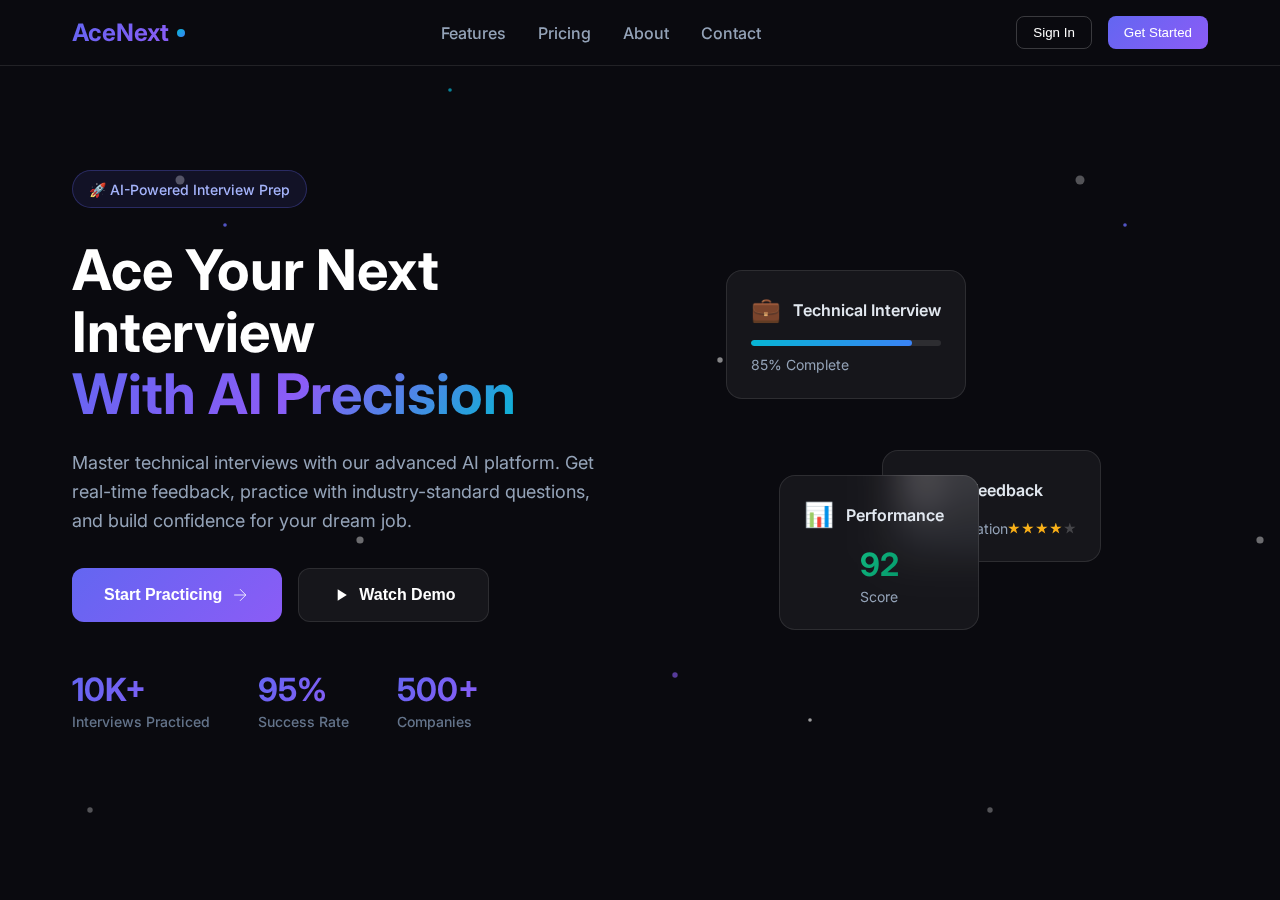
<file: frontend/index.html>
<!DOCTYPE html>
<html lang="en">
<head>
    <meta charset="UTF-8">
    <meta name="viewport" content="width=device-width, initial-scale=1.0">
    <title>AceNext - AI Mock Interview Platform</title>
    <link rel="stylesheet" href="index.css">
    <link rel="preconnect" href="https://fonts.googleapis.com">
    <link rel="preconnect" href="https://fonts.gstatic.com" crossorigin>
    <link href="https://fonts.googleapis.com/css2?family=Inter:wght@300;400;500;600;700&display=swap" rel="stylesheet">
</head>
<body>
    <div class="stars"></div>
    <div class="twinkling"></div>
    
    <nav class="navbar">
        <div class="nav-container">
            <div class="nav-logo">
                <span class="logo-text">AceNext</span>
                <div class="logo-accent"></div>
            </div>
            <div class="nav-links">
                <a href="#features" class="nav-link">Features</a>
                <a href="#pricing" class="nav-link">Pricing</a>
                <a href="#about" class="nav-link">About</a>
                <a href="#contact" class="nav-link">Contact</a>
            </div>
            <div class="nav-actions">
                <button class="btn-secondary">Sign In</button>
                <button class="btn-primary">Get Started</button>
            </div>
        </div>
    </nav>

    <main class="hero-section">
        <div class="hero-content">
            <div class="hero-badge">
                <span class="badge-text">🚀 AI-Powered Interview Prep</span>
            </div>
            <h1 class="hero-title">
                Ace Your Next Interview<br>
                <span class="gradient-text">With AI Precision</span>
            </h1>
            <p class="hero-description">
                Master technical interviews with our advanced AI platform. Get real-time feedback, 
                practice with industry-standard questions, and build confidence for your dream job.
            </p>
            <div class="hero-actions">
                <button class="btn-hero-primary" id="startPractice">
                    Start Practicing
                    <svg class="btn-icon" viewBox="0 0 24 24" fill="none" stroke="currentColor">
                        <path d="M5 12h14M12 5l7 7-7 7"/>
                    </svg>
                </button>
                <button class="btn-hero-secondary">
                    <svg class="play-icon" viewBox="0 0 24 24" fill="currentColor">
                        <path d="M8 5v14l11-7z"/>
                    </svg>
                    Watch Demo
                </button>
            </div>
            <div class="hero-stats">
                <div class="stat-item">
                    <span class="stat-number">10K+</span>
                    <span class="stat-label">Interviews Practiced</span>
                </div>
                <div class="stat-item">
                    <span class="stat-number">95%</span>
                    <span class="stat-label">Success Rate</span>
                </div>
                <div class="stat-item">
                    <span class="stat-number">500+</span>
                    <span class="stat-label">Companies</span>
                </div>
            </div>
        </div>
        <div class="hero-visual">
            <div class="floating-card card-1">
                <div class="card-header">
                    <div class="card-icon">💼</div>
                    <span>Technical Interview</span>
                </div>
                <div class="card-content">
                    <div class="progress-bar">
                        <div class="progress-fill"></div>
                    </div>
                    <span class="progress-text">85% Complete</span>
                </div>
            </div>
            <div class="floating-card card-2">
                <div class="card-header">
                    <div class="card-icon">🤖</div>
                    <span>AI Feedback</span>
                </div>
                <div class="card-content">
                    <div class="feedback-item">
                        <span class="feedback-label">Communication</span>
                        <div class="rating">
                            <div class="star active"></div>
                            <div class="star active"></div>
                            <div class="star active"></div>
                            <div class="star active"></div>
                            <div class="star"></div>
                        </div>
                    </div>
                </div>
            </div>
            <div class="floating-card card-3">
                <div class="card-header">
                    <div class="card-icon">📊</div>
                    <span>Performance</span>
                </div>
                <div class="card-content">
                    <div class="metric">
                        <span class="metric-value">92</span>
                        <span class="metric-label">Score</span>
                    </div>
                </div>
            </div>
        </div>
    </main>

    <script type="module" src="index.js"></script>
</body>
</html>
</file>
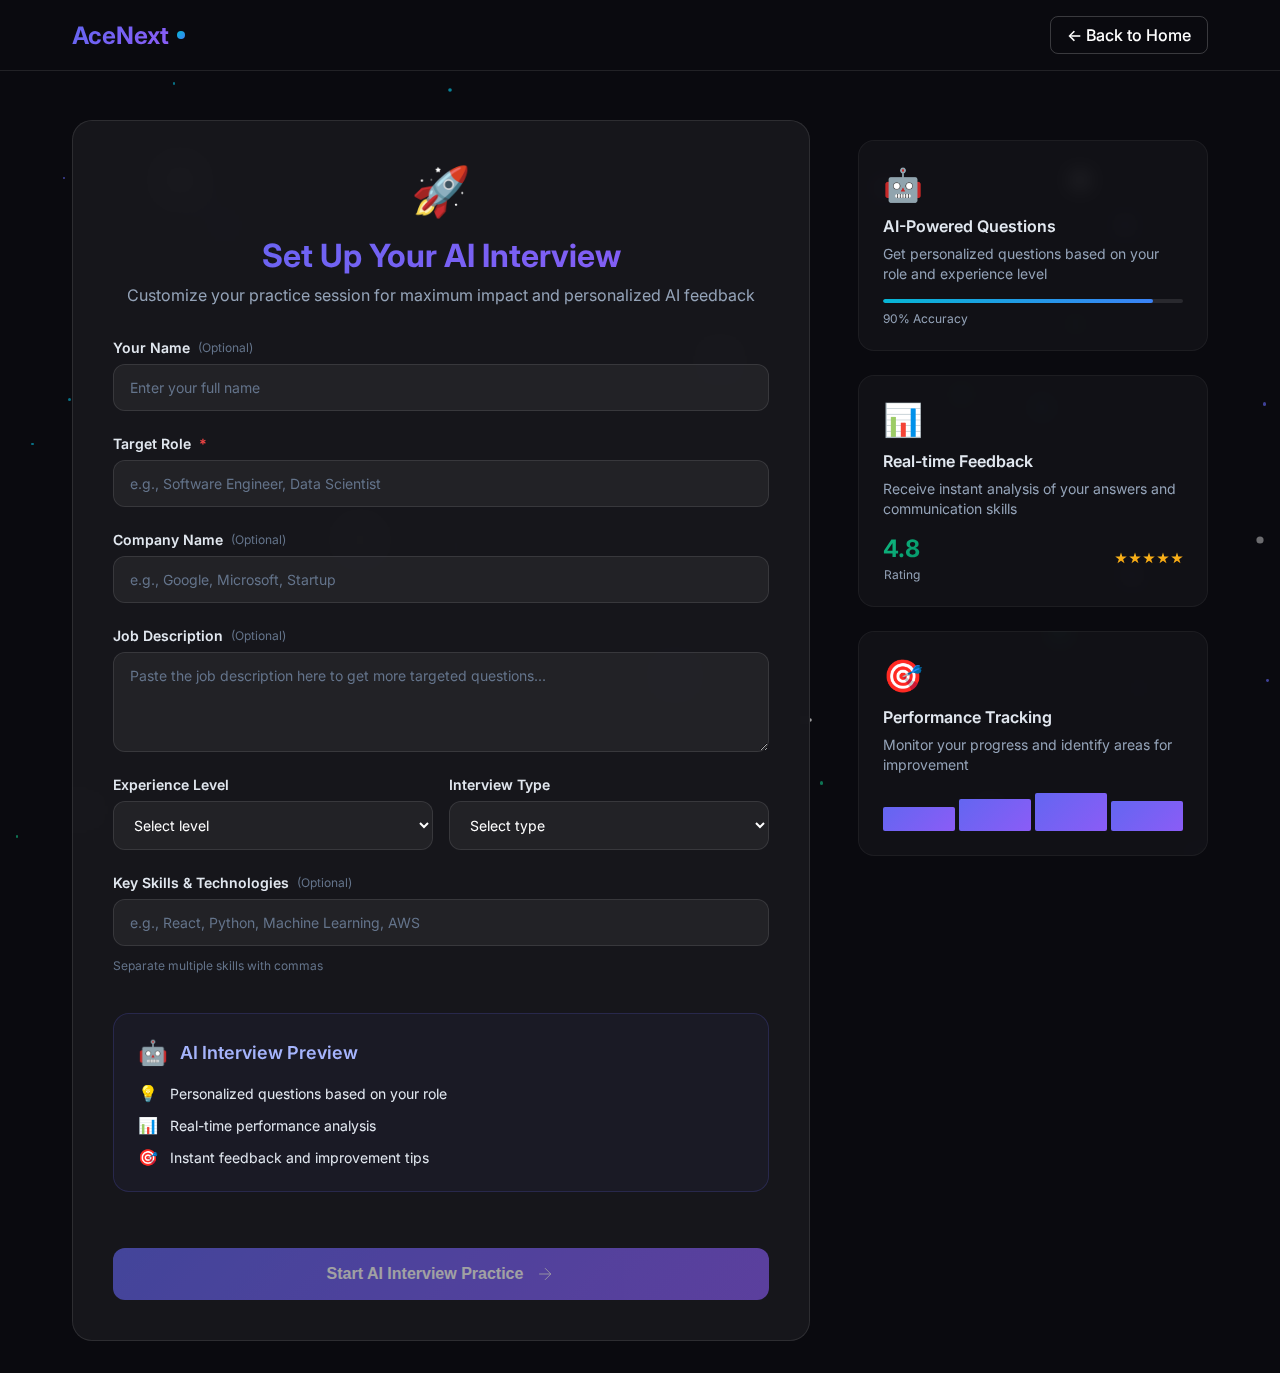
<file: frontend/practice.html>
<!DOCTYPE html>
<html lang="en">
<head>
    <meta charset="UTF-8">
    <meta name="viewport" content="width=device-width, initial-scale=1.0">
    <title>Practice Setup - AceNext</title>
    <link rel="stylesheet" href="practice.css">
    <link rel="preconnect" href="https://fonts.googleapis.com">
    <link rel="preconnect" href="https://fonts.gstatic.com" crossorigin>
    <link href="https://fonts.googleapis.com/css2?family=Inter:wght@300;400;500;600;700&display=swap" rel="stylesheet">
</head>
<body>
    <div class="stars"></div>
    <div class="twinkling"></div>
    
    <nav class="navbar">
        <div class="nav-container">
            <div class="nav-logo">
                <span class="logo-text">AceNext</span>
                <div class="logo-accent"></div>
            </div>
            <div class="nav-actions">
                <a href="index.html" class="btn-secondary">← Back to Home</a>
            </div>
        </div>
    </nav>

    <main class="practice-container">
        <div class="practice-card">
            <div class="card-header">
                <div class="header-icon">🚀</div>
                <h1 class="card-title">Set Up Your AI Interview</h1>
                <p class="card-subtitle">Customize your practice session for maximum impact and personalized AI feedback</p>
            </div>

            <form id="practiceForm" class="practice-form">
                <div class="form-group">
                    <label for="name" class="form-label">
                        <span class="label-text">Your Name</span>
                        <span class="label-optional">(Optional)</span>
                    </label>
                    <input type="text" id="name" class="form-input" placeholder="Enter your full name">
                    <div class="input-glow"></div>
                </div>

                <div class="form-group">
                    <label for="role" class="form-label">
                        <span class="label-text">Target Role</span>
                        <span class="label-required">*</span>
                    </label>
                    <input type="text" id="role" class="form-input" placeholder="e.g., Software Engineer, Data Scientist" required>
                    <div class="input-glow"></div>
                </div>

                <div class="form-group">
                    <label for="company" class="form-label">
                        <span class="label-text">Company Name</span>
                        <span class="label-optional">(Optional)</span>
                    </label>
                    <input type="text" id="company" class="form-input" placeholder="e.g., Google, Microsoft, Startup">
                    <div class="input-glow"></div>
                </div>

                <div class="form-group">
                    <label for="jobDescription" class="form-label">
                        <span class="label-text">Job Description</span>
                        <span class="label-optional">(Optional)</span>
                    </label>
                    <textarea id="jobDescription" class="form-textarea" placeholder="Paste the job description here to get more targeted questions..." rows="4"></textarea>
                    <div class="input-glow"></div>
                </div>

                <div class="form-row">
                    <div class="form-group">
                        <label for="experienceLevel" class="form-label">
                            <span class="label-text">Experience Level</span>
                        </label>
                        <select id="experienceLevel" class="form-select">
                            <option value="">Select level</option>
                            <option value="Fresher">Fresher (0-1 years)</option>
                            <option value="1-3 years">Junior (1-3 years)</option>
                            <option value="3-5 years">Mid-level (3-5 years)</option>
                            <option value="5+ years">Senior (5+ years)</option>
                        </select>
                        <div class="input-glow"></div>
                    </div>

                    <div class="form-group">
                        <label for="interviewType" class="form-label">
                            <span class="label-text">Interview Type</span>
                        </label>
                        <select id="interviewType" class="form-select">
                            <option value="">Select type</option>
                            <option value="Technical">Technical Round</option>
                            <option value="Coding">Coding Round</option>
                            <option value="Behavioral">Behavioral</option>
                            <option value="System Design">System Design</option>
                            <option value="Mixed">Mixed Interview</option>
                        </select>
                        <div class="input-glow"></div>
                    </div>
                </div>

                <div class="form-group">
                    <label for="skills" class="form-label">
                        <span class="label-text">Key Skills & Technologies</span>
                        <span class="label-optional">(Optional)</span>
                    </label>
                    <input type="text" id="skills" class="form-input" placeholder="e.g., React, Python, Machine Learning, AWS">
                    <div class="form-hint">Separate multiple skills with commas</div>
                    <div class="input-glow"></div>
                </div>

                <div class="ai-preview-section">
                    <div class="ai-preview-header">
                        <div class="ai-icon">🤖</div>
                        <h3>AI Interview Preview</h3>
                    </div>
                    <div class="ai-preview-content">
                        <div class="preview-item">
                            <div class="preview-icon">💡</div>
                            <span>Personalized questions based on your role</span>
                        </div>
                        <div class="preview-item">
                            <div class="preview-icon">📊</div>
                            <span>Real-time performance analysis</span>
                        </div>
                        <div class="preview-item">
                            <div class="preview-icon">🎯</div>
                            <span>Instant feedback and improvement tips</span>
                        </div>
                    </div>
                </div>

                <button type="submit" class="submit-btn" id="submitBtn">
                    <div class="btn-content">
                        <span class="btn-text">Start AI Interview Practice</span>
                        <div class="btn-icon">
                            <svg viewBox="0 0 24 24" fill="none" stroke="currentColor">
                                <path d="M5 12h14M12 5l7 7-7 7"/>
                            </svg>
                        </div>
                    </div>
                    <div class="btn-shimmer"></div>
                </button>
            </form>
        </div>

        <div class="features-preview">
            <div class="feature-card">
                <div class="feature-icon">🤖</div>
                <h3>AI-Powered Questions</h3>
                <p>Get personalized questions based on your role and experience level</p>
                <div class="feature-progress">
                    <div class="progress-bar">
                        <div class="progress-fill" style="width: 90%;"></div>
                    </div>
                    <span class="progress-text">90% Accuracy</span>
                </div>
            </div>
            
            <div class="feature-card">
                <div class="feature-icon">📊</div>
                <h3>Real-time Feedback</h3>
                <p>Receive instant analysis of your answers and communication skills</p>
                <div class="feature-metrics">
                    <div class="metric-item">
                        <span class="metric-value">4.8</span>
                        <span class="metric-label">Rating</span>
                    </div>
                    <div class="rating-stars">
                        <div class="star active"></div>
                        <div class="star active"></div>
                        <div class="star active"></div>
                        <div class="star active"></div>
                        <div class="star active"></div>
                    </div>
                </div>
            </div>
            
            <div class="feature-card">
                <div class="feature-icon">🎯</div>
                <h3>Performance Tracking</h3>
                <p>Monitor your progress and identify areas for improvement</p>
                <div class="performance-chart">
                    <div class="chart-bar" style="height: 60%;"></div>
                    <div class="chart-bar" style="height: 80%;"></div>
                    <div class="chart-bar" style="height: 95%;"></div>
                    <div class="chart-bar" style="height: 75%;"></div>
                </div>
            </div>
        </div>
    </main>

    <script src="practice.js"></script>
</body>
</html>
</file>
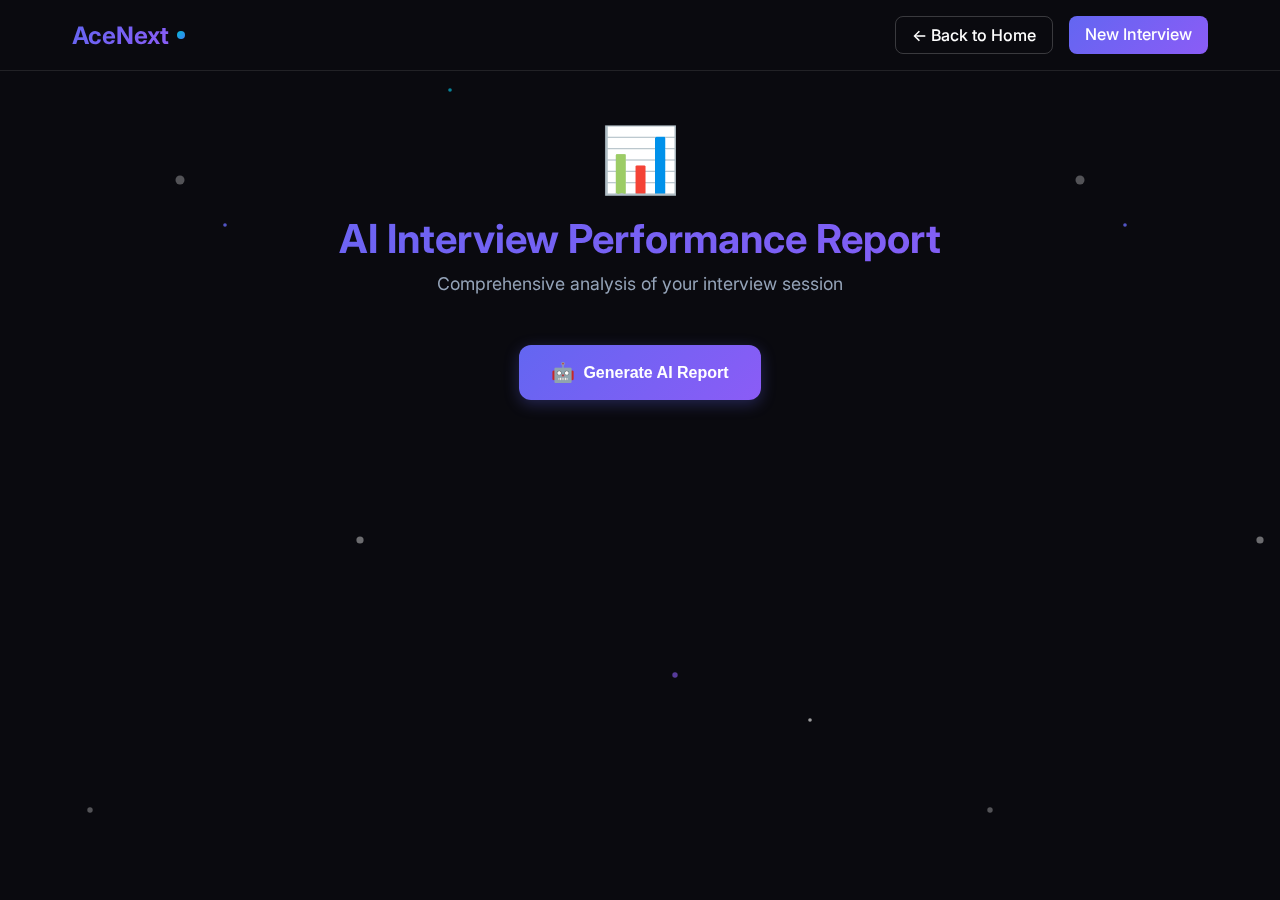
<file: frontend/report.html>
<!DOCTYPE html>
<html lang="en">
<head>
    <meta charset="UTF-8">
    <meta name="viewport" content="width=device-width, initial-scale=1.0">
    <title>AI Interview Report - AceNext</title>
    <link rel="stylesheet" href="report.css">
    <link rel="preconnect" href="https://fonts.googleapis.com">
    <link rel="preconnect" href="https://fonts.gstatic.com" crossorigin>
    <link href="https://fonts.googleapis.com/css2?family=Inter:wght@300;400;500;600;700&display=swap" rel="stylesheet">
</head>
<body>
    <div class="stars"></div>
    <div class="twinkling"></div>
    
    <nav class="navbar">
        <div class="nav-container">
            <div class="nav-logo">
                <span class="logo-text">AceNext</span>
                <div class="logo-accent"></div>
            </div>
            <div class="nav-actions">
                <a href="index.html" class="btn-secondary">← Back to Home</a>
                <a href="start.html" class="btn-primary">New Interview</a>
            </div>
        </div>
    </nav>

    <main class="report-container">
        <div class="report-header">
            <div class="header-icon">📊</div>
            <h1 class="report-title">AI Interview Performance Report</h1>
            <p class="report-subtitle">Comprehensive analysis of your interview session</p>
        </div>

        <div class="report-actions">
            <button id="generateBtn" class="generate-btn">
                <div class="btn-content">
                    <span class="btn-icon">🤖</span>
                    <span class="btn-text">Generate AI Report</span>
                </div>
                <div class="btn-shimmer"></div>
            </button>
            <button id="downloadBtn" class="download-btn" style="display: none;">
                <span class="btn-icon">📥</span>
                <span class="btn-text">Download Report</span>
            </button>
        </div>

        <div id="loading" class="loading-container hidden">
            <div class="loading-animation">
                <div class="loading-spinner"></div>
                <div class="loading-text">
                    <h3>Analyzing Your Performance</h3>
                    <p>Our AI is processing your interview data...</p>
                    <div class="loading-steps">
                        <div class="step active">
                            <div class="step-icon">🎤</div>
                            <span>Processing Audio</span>
                        </div>
                        <div class="step">
                            <div class="step-icon">📹</div>
                            <span>Analyzing Video</span>
                        </div>
                        <div class="step">
                            <div class="step-icon">🧠</div>
                            <span>Generating Insights</span>
                        </div>
                    </div>
                </div>
            </div>
        </div>

        <div id="reportContainer" class="report-content hidden">
            <div class="report-summary">
                <div class="summary-card overall-score">
                    <div class="card-header">
                        <h3>Overall Performance</h3>
                        <div class="score-badge">
                            <span class="score-value" id="overallScore">--</span>
                            <span class="score-label">/100</span>
                        </div>
                    </div>
                    <div class="score-breakdown">
                        <div class="score-item">
                            <span class="score-category">Technical Skills</span>
                            <div class="score-bar">
                                <div class="score-fill" data-score="85"></div>
                            </div>
                            <span class="score-number">85%</span>
                        </div>
                        <div class="score-item">
                            <span class="score-category">Communication</span>
                            <div class="score-bar">
                                <div class="score-fill" data-score="78"></div>
                            </div>
                            <span class="score-number">78%</span>
                        </div>
                        <div class="score-item">
                            <span class="score-category">Confidence</span>
                            <div class="score-bar">
                                <div class="score-fill" data-score="92"></div>
                            </div>
                            <span class="score-number">92%</span>
                        </div>
                    </div>
                </div>

                <div class="summary-cards-grid">
                    <div class="summary-card">
                        <div class="card-icon">⏱️</div>
                        <div class="card-content">
                            <h4>Session Duration</h4>
                            <p class="metric-value">24:35</p>
                        </div>
                    </div>
                    <div class="summary-card">
                        <div class="card-icon">❓</div>
                        <div class="card-content">
                            <h4>Questions Answered</h4>
                            <p class="metric-value">8/10</p>
                        </div>
                    </div>
                    <div class="summary-card">
                        <div class="card-icon">🎯</div>
                        <div class="card-content">
                            <h4>Accuracy Rate</h4>
                            <p class="metric-value">87%</p>
                        </div>
                    </div>
                    <div class="summary-card">
                        <div class="card-icon">💬</div>
                        <div class="card-content">
                            <h4>Avg Response Time</h4>
                            <p class="metric-value">2.3s</p>
                        </div>
                    </div>
                </div>
            </div>

            <div class="report-sections">
                <div class="report-section">
                    <div class="section-header">
                        <h3>📄 Detailed Analysis</h3>
                        <div class="section-toggle">
                            <button class="toggle-btn active" data-view="formatted">Formatted</button>
                            <button class="toggle-btn" data-view="raw">Raw Data</button>
                        </div>
                    </div>
                    <div class="section-content">
                        <div id="formattedReport" class="formatted-report">
                            <!-- Formatted report will be populated here -->
                        </div>
                        <div id="rawReport" class="raw-report hidden">
                            <pre id="reportText"></pre>
                        </div>
                    </div>
                </div>

                <div class="report-section">
                    <div class="section-header">
                        <h3>💡 AI Recommendations</h3>
                    </div>
                    <div class="recommendations-grid">
                        <div class="recommendation-card strength">
                            <div class="rec-header">
                                <div class="rec-icon">✅</div>
                                <h4>Strengths</h4>
                            </div>
                            <ul class="rec-list">
                                <li>Clear and concise communication</li>
                                <li>Strong technical knowledge</li>
                                <li>Good problem-solving approach</li>
                            </ul>
                        </div>
                        <div class="recommendation-card improvement">
                            <div class="rec-header">
                                <div class="rec-icon">🎯</div>
                                <h4>Areas for Improvement</h4>
                            </div>
                            <ul class="rec-list">
                                <li>Reduce filler words (um, uh)</li>
                                <li>Maintain better eye contact</li>
                                <li>Provide more specific examples</li>
                            </ul>
                        </div>
                        <div class="recommendation-card action">
                            <div class="rec-header">
                                <div class="rec-icon">🚀</div>
                                <h4>Next Steps</h4>
                            </div>
                            <ul class="rec-list">
                                <li>Practice behavioral questions</li>
                                <li>Work on presentation skills</li>
                                <li>Review system design concepts</li>
                            </ul>
                        </div>
                    </div>
                </div>
            </div>
        </div>

        <div id="error" class="error-container hidden">
            <div class="error-content">
                <div class="error-icon">⚠️</div>
                <h3>Report Generation Failed</h3>
                <p id="errorMessage">Unable to generate report. Please try again.</p>
                <button onclick="location.reload()" class="retry-btn">
                    <span class="btn-icon">🔄</span>
                    <span class="btn-text">Try Again</span>
                </button>
            </div>
        </div>
    </main>

    <script src="report.js"></script>
</body>
</html>
</file>
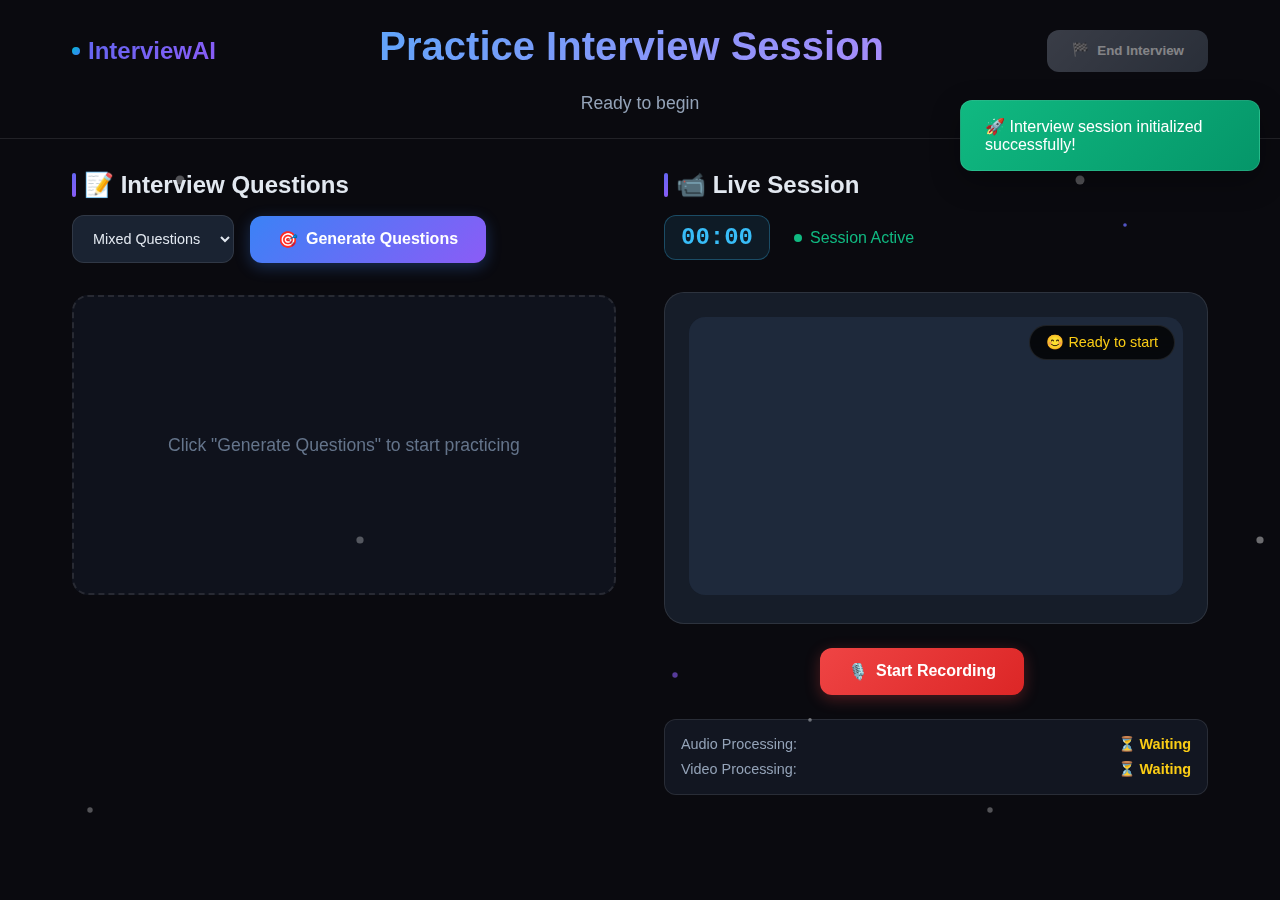
<file: frontend/start.html>
<!DOCTYPE html>
<html lang="en">
<head>
    <meta charset="UTF-8">
    <meta name="viewport" content="width=device-width, initial-scale=1.0">
    <title>Interview Practice Session</title>
    <link rel="stylesheet" href="start.css">
</head>
<body>
    <div class="stars"></div>
    <div class="twinkling"></div>

    <!-- Header -->
    <header class="header">
        <div class="header-container">
            <div class="logo">
                <div class="logo-accent"></div>
                <span class="logo-text">InterviewAI</span>
            </div>
            <h1 class="main-title">Practice Interview Session</h1>
            <button id="endInterviewBtn" class="end-interview-btn" disabled>
                <span class="end-icon">🏁</span>
                <span>End Interview</span>
            </button>
        </div>
        <div class="user-info" id="userInfo">
            Ready to begin your interview session
        </div>
    </header>

    <!-- Main Container -->
    <div class="main-container">
        <!-- Questions Section -->
        <div class="questions-section">
            <div class="section-header">
                <h2 class="section-title">📝 Interview Questions</h2>
                <div class="controls-row">
                    <select id="questionCategory" class="category-select">
                        <option value="mixed">Mixed Questions</option>
                        <option value="technical">Technical</option>
                        <option value="behavioral">Behavioral</option>
                    </select>
                    <button id="generateBtn" class="generate-btn" onclick="generateQuestions()">
                        <div class="btn-shimmer"></div>
                        <div class="btn-content">
                            <span class="btn-icon">🎯</span>
                            <span class="btn-text">Generate Questions</span>
                        </div>
                    </button>
                </div>
            </div>
            <div id="questionsList" class="questions-grid">
                <div class="questions-placeholder">
                    <p>Click "Generate Questions" to start practicing</p>
                </div>
            </div>
            
            <!-- Selected Question Display -->
            <div id="selectedQuestionArea" class="selected-question" style="display: none;">
                <h3>Selected Question:</h3>
                <p id="selectedQuestionText"></p>
            </div>
        </div>

        <!-- Video Section -->
        <div class="video-section">
            <div class="section-header">
                <h2 class="section-title">📹 Live Session</h2>
                <div class="session-info">
                    <div class="timer" id="sessionTimer">00:00</div>
                    <div class="session-status">
                        <div class="status-indicator" id="sessionIndicator"></div>
                        <span>Session Active</span>
                    </div>
                </div>
            </div>

            <div class="video-container">
                <video id="liveVideo" autoplay muted></video>
                <div class="video-overlay">
                    <div class="emotion-display" id="emotionResult">😊 Ready to start</div>
                </div>
            </div>

            <div class="video-controls">
                <button id="toggleMicButton" class="mic-button">
                    <span class="mic-icon">🎙️</span>
                    <span class="mic-text">Start Recording</span>
                </button>
                <div class="recording-indicator" id="recordingIndicator"></div>
            </div>

            <!-- Processing Status -->
            <div class="processing-status">
                <div class="status-item">
                    <span class="status-label">Audio Processing:</span>
                    <span id="audioStatus" class="status-value">⏳ Waiting</span>
                </div>
                <div class="status-item">
                    <span class="status-label">Video Processing:</span>
                    <span id="videoStatus" class="status-value">⏳ Waiting</span>
                </div>
            </div>
        </div>
    </div>

    <!-- End Interview Modal -->
    <div id="endInterviewModal" class="modal-overlay">
        <div class="modal-content">
            <div class="modal-header">
                <span class="modal-icon">🏁</span>
                <h3 class="modal-title">End Interview Session</h3>
            </div>
            <div class="modal-body">
                <p>Are you sure you want to end this interview session?</p>
                <p class="modal-subtitle">Your responses will be analyzed and a report will be generated.</p>
            </div>
            <div class="modal-actions">
                <button id="cancelEndBtn" class="modal-btn cancel-btn">Cancel</button>
                <button id="confirmEndBtn" class="modal-btn confirm-btn">End & Generate Report</button>
            </div>
        </div>
    </div>

    <script src="start.js"></script>
</body>
</html>
</file>
<file: frontend/index.css>
* {
    margin: 0;
    padding: 0;
    box-sizing: border-box;
}

body {
    font-family: 'Inter', sans-serif;
    background: #0a0a0f;
    color: #ffffff;
    overflow-x: hidden;
    position: relative;
}

/* Animated Background */
.stars {
    position: fixed;
    top: 0;
    left: 0;
    width: 100%;
    height: 100%;
    background: transparent url('data:image/svg+xml,<svg xmlns="http://www.w3.org/2000/svg" viewBox="0 0 100 100"><circle cx="20" cy="20" r="0.5" fill="%23ffffff" opacity="0.3"/><circle cx="80" cy="40" r="0.3" fill="%23ffffff" opacity="0.5"/><circle cx="40" cy="60" r="0.4" fill="%23ffffff" opacity="0.4"/><circle cx="90" cy="80" r="0.2" fill="%23ffffff" opacity="0.6"/><circle cx="10" cy="90" r="0.3" fill="%23ffffff" opacity="0.3"/></svg>') repeat;
    z-index: -2;
}

.twinkling {
    position: fixed;
    top: 0;
    left: 0;
    width: 100%;
    height: 100%;
    background: transparent url('data:image/svg+xml,<svg xmlns="http://www.w3.org/2000/svg" viewBox="0 0 100 100"><circle cx="25" cy="25" r="0.2" fill="%236366f1" opacity="0.8"/><circle cx="75" cy="75" r="0.3" fill="%238b5cf6" opacity="0.6"/><circle cx="50" cy="10" r="0.2" fill="%2306b6d4" opacity="0.7"/></svg>') repeat;
    animation: twinkle 4s linear infinite;
    z-index: -1;
}

@keyframes twinkle {
    0% { opacity: 0.3; }
    50% { opacity: 1; }
    100% { opacity: 0.3; }
}

/* Navigation */
.navbar {
    position: fixed;
    top: 0;
    left: 0;
    right: 0;
    z-index: 1000;
    background: rgba(10, 10, 15, 0.8);
    backdrop-filter: blur(20px);
    border-bottom: 1px solid rgba(255, 255, 255, 0.1);
    padding: 1rem 0;
}

.nav-container {
    max-width: 1200px;
    margin: 0 auto;
    display: flex;
    align-items: center;
    justify-content: space-between;
    padding: 0 2rem;
}

.nav-logo {
    display: flex;
    align-items: center;
    gap: 0.5rem;
}

.logo-text {
    font-size: 1.5rem;
    font-weight: 700;
    background: linear-gradient(135deg, #6366f1, #8b5cf6);
    -webkit-background-clip: text;
    -webkit-text-fill-color: transparent;
    background-clip: text;
}

.logo-accent {
    width: 8px;
    height: 8px;
    background: linear-gradient(135deg, #06b6d4, #3b82f6);
    border-radius: 50%;
    animation: pulse 2s infinite;
}

@keyframes pulse {
    0%, 100% { opacity: 1; }
    50% { opacity: 0.5; }
}

.nav-links {
    display: flex;
    gap: 2rem;
}

.nav-link {
    color: #94a3b8;
    text-decoration: none;
    font-weight: 500;
    transition: color 0.3s ease;
    position: relative;
}

.nav-link:hover {
    color: #ffffff;
}

.nav-link::after {
    content: '';
    position: absolute;
    bottom: -4px;
    left: 0;
    width: 0;
    height: 2px;
    background: linear-gradient(135deg, #6366f1, #8b5cf6);
    transition: width 0.3s ease;
}

.nav-link:hover::after {
    width: 100%;
}

.nav-actions {
    display: flex;
    gap: 1rem;
}

/* Buttons */
.btn-secondary {
    padding: 0.5rem 1rem;
    background: transparent;
    border: 1px solid rgba(255, 255, 255, 0.2);
    color: #ffffff;
    border-radius: 8px;
    font-weight: 500;
    cursor: pointer;
    transition: all 0.3s ease;
}

.btn-secondary:hover {
    background: rgba(255, 255, 255, 0.1);
    border-color: rgba(255, 255, 255, 0.3);
}

.btn-primary {
    padding: 0.5rem 1rem;
    background: linear-gradient(135deg, #6366f1, #8b5cf6);
    border: none;
    color: #ffffff;
    border-radius: 8px;
    font-weight: 500;
    cursor: pointer;
    transition: all 0.3s ease;
}

.btn-primary:hover {
    transform: translateY(-2px);
    box-shadow: 0 10px 25px rgba(99, 102, 241, 0.3);
}

/* Hero Section */
.hero-section {
    min-height: 100vh;
    display: flex;
    align-items: center;
    max-width: 1200px;
    margin: 0 auto;
    padding: 0 2rem;
    gap: 4rem;
}

.hero-content {
    flex: 1;
    max-width: 600px;
}

.hero-badge {
    display: inline-block;
    padding: 0.5rem 1rem;
    background: rgba(99, 102, 241, 0.1);
    border: 1px solid rgba(99, 102, 241, 0.3);
    border-radius: 50px;
    margin-bottom: 2rem;
    animation: fadeInUp 0.8s ease;
}

.badge-text {
    font-size: 0.875rem;
    font-weight: 500;
    color: #a5b4fc;
}

.hero-title {
    font-size: 3.5rem;
    font-weight: 700;
    line-height: 1.1;
    margin-bottom: 1.5rem;
    animation: fadeInUp 0.8s ease 0.2s both;
}

.gradient-text {
    background: linear-gradient(135deg, #6366f1, #8b5cf6, #06b6d4);
    -webkit-background-clip: text;
    -webkit-text-fill-color: transparent;
    background-clip: text;
}

.hero-description {
    font-size: 1.125rem;
    color: #94a3b8;
    line-height: 1.6;
    margin-bottom: 2rem;
    animation: fadeInUp 0.8s ease 0.4s both;
}

.hero-actions {
    display: flex;
    gap: 1rem;
    margin-bottom: 3rem;
    animation: fadeInUp 0.8s ease 0.6s both;
}

.btn-hero-primary {
    display: flex;
    align-items: center;
    gap: 0.5rem;
    padding: 1rem 2rem;
    background: linear-gradient(135deg, #6366f1, #8b5cf6);
    border: none;
    color: #ffffff;
    border-radius: 12px;
    font-size: 1rem;
    font-weight: 600;
    cursor: pointer;
    transition: all 0.3s ease;
}

.btn-hero-primary:hover {
    transform: translateY(-3px);
    box-shadow: 0 15px 35px rgba(99, 102, 241, 0.4);
}

.btn-hero-secondary {
    display: flex;
    align-items: center;
    gap: 0.5rem;
    padding: 1rem 2rem;
    background: rgba(255, 255, 255, 0.05);
    border: 1px solid rgba(255, 255, 255, 0.1);
    color: #ffffff;
    border-radius: 12px;
    font-size: 1rem;
    font-weight: 600;
    cursor: pointer;
    transition: all 0.3s ease;
}

.btn-hero-secondary:hover {
    background: rgba(255, 255, 255, 0.1);
    border-color: rgba(255, 255, 255, 0.2);
}

.btn-icon, .play-icon {
    width: 20px;
    height: 20px;
}

.hero-stats {
    display: flex;
    gap: 3rem;
    animation: fadeInUp 0.8s ease 0.8s both;
}

.stat-item {
    display: flex;
    flex-direction: column;
    gap: 0.25rem;
}

.stat-number {
    font-size: 2rem;
    font-weight: 700;
    background: linear-gradient(135deg, #6366f1, #8b5cf6);
    -webkit-background-clip: text;
    -webkit-text-fill-color: transparent;
    background-clip: text;
}

.stat-label {
    font-size: 0.875rem;
    color: #64748b;
    font-weight: 500;
}

/* Hero Visual */
.hero-visual {
    flex: 1;
    position: relative;
    height: 600px;
    animation: fadeInRight 1s ease 0.4s both;
}

.floating-card {
    position: absolute;
    background: rgba(255, 255, 255, 0.05);
    backdrop-filter: blur(20px);
    border: 1px solid rgba(255, 255, 255, 0.1);
    border-radius: 16px;
    padding: 1.5rem;
    min-width: 200px;
    animation: float 6s ease-in-out infinite;
}

.card-1 {
    top: 20%;
    left: 10%;
    animation-delay: 0s;
}

.card-2 {
    top: 50%;
    right: 20%;
    animation-delay: 2s;
}

.card-3 {
    bottom: 20%;
    left: 20%;
    animation-delay: 4s;
}

@keyframes float {
    0%, 100% { transform: translateY(0px); }
    50% { transform: translateY(-20px); }
}

.card-header {
    display: flex;
    align-items: center;
    gap: 0.75rem;
    margin-bottom: 1rem;
}

.card-icon {
    font-size: 1.5rem;
}

.card-header span {
    font-weight: 600;
    color: #e2e8f0;
}

.progress-bar {
    width: 100%;
    height: 6px;
    background: rgba(255, 255, 255, 0.1);
    border-radius: 3px;
    overflow: hidden;
    margin-bottom: 0.5rem;
}

.progress-fill {
    width: 85%;
    height: 100%;
    background: linear-gradient(135deg, #06b6d4, #3b82f6);
    border-radius: 3px;
    animation: progressFill 2s ease-in-out;
}

@keyframes progressFill {
    0% { width: 0%; }
    100% { width: 85%; }
}

.progress-text {
    font-size: 0.875rem;
    color: #94a3b8;
}

.feedback-item {
    display: flex;
    justify-content: space-between;
    align-items: center;
}

.feedback-label {
    font-size: 0.875rem;
    color: #94a3b8;
}

.rating {
    display: flex;
    gap: 2px;
}

.star {
    width: 12px;
    height: 12px;
    background: rgba(255, 255, 255, 0.2);
    clip-path: polygon(50% 0%, 61% 35%, 98% 35%, 68% 57%, 79% 91%, 50% 70%, 21% 91%, 32% 57%, 2% 35%, 39% 35%);
}

.star.active {
    background: linear-gradient(135deg, #fbbf24, #f59e0b);
}

.metric {
    display: flex;
    flex-direction: column;
    align-items: center;
    gap: 0.25rem;
}

.metric-value {
    font-size: 2rem;
    font-weight: 700;
    background: linear-gradient(135deg, #10b981, #059669);
    -webkit-background-clip: text;
    -webkit-text-fill-color: transparent;
    background-clip: text;
}

.metric-label {
    font-size: 0.875rem;
    color: #94a3b8;
}

/* Animations */
@keyframes fadeInUp {
    from {
        opacity: 0;
        transform: translateY(30px);
    }
    to {
        opacity: 1;
        transform: translateY(0);
    }
}

@keyframes fadeInRight {
    from {
        opacity: 0;
        transform: translateX(30px);
    }
    to {
        opacity: 1;
        transform: translateX(0);
    }
}

/* Responsive Design */
@media (max-width: 768px) {
    .nav-container {
        padding: 0 1rem;
    }
    
    .nav-links {
        display: none;
    }
    
    .hero-section {
        flex-direction: column;
        text-align: center;
        padding: 0 1rem;
        gap: 2rem;
    }
    
    .hero-title {
        font-size: 2.5rem;
    }
    
    .hero-actions {
        flex-direction: column;
        align-items: center;
    }
    
    .hero-stats {
        justify-content: center;
        gap: 2rem;
    }
    
    .hero-visual {
        height: 400px;
    }
    
    .floating-card {
        min-width: 150px;
        padding: 1rem;
    }
}
</file>
<file: frontend/practice.css>
* {
    margin: 0;
    padding: 0;
    box-sizing: border-box;
}

body {
    font-family: 'Inter', sans-serif;
    background: #0a0a0f;
    color: #ffffff;
    overflow-x: hidden;
    position: relative;
    min-height: 100vh;
}

/* Animated Background */
.stars {
    position: fixed;
    top: 0;
    left: 0;
    width: 100%;
    height: 100%;
    background: transparent url('data:image/svg+xml,<svg xmlns="http://www.w3.org/2000/svg" viewBox="0 0 100 100"><circle cx="20" cy="20" r="0.5" fill="%23ffffff" opacity="0.3"/><circle cx="80" cy="40" r="0.3" fill="%23ffffff" opacity="0.5"/><circle cx="40" cy="60" r="0.4" fill="%23ffffff" opacity="0.4"/><circle cx="90" cy="80" r="0.2" fill="%23ffffff" opacity="0.6"/><circle cx="10" cy="90" r="0.3" fill="%23ffffff" opacity="0.3"/></svg>') repeat;
    z-index: -2;
}

.twinkling {
    position: fixed;
    top: 0;
    left: 0;
    width: 100%;
    height: 100%;
    background: transparent url('data:image/svg+xml,<svg xmlns="http://www.w3.org/2000/svg" viewBox="0 0 100 100"><circle cx="25" cy="25" r="0.2" fill="%236366f1" opacity="0.8"/><circle cx="75" cy="75" r="0.3" fill="%238b5cf6" opacity="0.6"/><circle cx="50" cy="10" r="0.2" fill="%2306b6d4" opacity="0.7"/></svg>') repeat;
    animation: twinkle 4s linear infinite;
    z-index: -1;
}

@keyframes twinkle {
    0% { opacity: 0.3; }
    50% { opacity: 1; }
    100% { opacity: 0.3; }
}

/* Navigation */
.navbar {
    position: fixed;
    top: 0;
    left: 0;
    right: 0;
    z-index: 1000;
    background: rgba(10, 10, 15, 0.8);
    backdrop-filter: blur(20px);
    border-bottom: 1px solid rgba(255, 255, 255, 0.1);
    padding: 1rem 0;
}

.nav-container {
    max-width: 1200px;
    margin: 0 auto;
    display: flex;
    align-items: center;
    justify-content: space-between;
    padding: 0 2rem;
}

.nav-logo {
    display: flex;
    align-items: center;
    gap: 0.5rem;
}

.logo-text {
    font-size: 1.5rem;
    font-weight: 700;
    background: linear-gradient(135deg, #6366f1, #8b5cf6);
    -webkit-background-clip: text;
    -webkit-text-fill-color: transparent;
    background-clip: text;
}

.logo-accent {
    width: 8px;
    height: 8px;
    background: linear-gradient(135deg, #06b6d4, #3b82f6);
    border-radius: 50%;
    animation: pulse 2s infinite;
}

@keyframes pulse {
    0%, 100% { opacity: 1; }
    50% { opacity: 0.5; }
}

.btn-secondary {
    padding: 0.5rem 1rem;
    background: transparent;
    border: 1px solid rgba(255, 255, 255, 0.2);
    color: #ffffff;
    border-radius: 8px;
    font-weight: 500;
    text-decoration: none;
    cursor: pointer;
    transition: all 0.3s ease;
    display: inline-block;
}

.btn-secondary:hover {
    background: rgba(255, 255, 255, 0.1);
    border-color: rgba(255, 255, 255, 0.3);
    transform: translateY(-1px);
}

/* Main Container */
.practice-container {
    max-width: 1200px;
    margin: 0 auto;
    padding: 120px 2rem 2rem;
    display: grid;
    grid-template-columns: 1fr 350px;
    gap: 3rem;
    align-items: start;
}

/* Practice Card */
.practice-card {
    background: rgba(255, 255, 255, 0.05);
    backdrop-filter: blur(20px);
    border: 1px solid rgba(255, 255, 255, 0.1);
    border-radius: 20px;
    padding: 2.5rem;
    animation: fadeInUp 0.8s ease;
    position: relative;
    overflow: hidden;
}

.practice-card::before {
    content: '';
    position: absolute;
    top: 0;
    left: -100%;
    width: 100%;
    height: 100%;
    background: linear-gradient(90deg, transparent, rgba(99, 102, 241, 0.1), transparent);
    transition: left 0.5s ease;
}

.practice-card:hover::before {
    left: 100%;
}

.card-header {
    text-align: center;
    margin-bottom: 2rem;
}

.header-icon {
    font-size: 3rem;
    margin-bottom: 1rem;
    display: block;
    animation: bounce 2s infinite;
}

@keyframes bounce {
    0%, 20%, 50%, 80%, 100% { transform: translateY(0); }
    40% { transform: translateY(-10px); }
    60% { transform: translateY(-5px); }
}

.card-title {
    font-size: 2rem;
    font-weight: 700;
    margin-bottom: 0.5rem;
    background: linear-gradient(135deg, #6366f1, #8b5cf6);
    -webkit-background-clip: text;
    -webkit-text-fill-color: transparent;
    background-clip: text;
}

.card-subtitle {
    color: #94a3b8;
    font-size: 1rem;
    line-height: 1.5;
}

/* Form Styles */
.practice-form {
    display: flex;
    flex-direction: column;
    gap: 1.5rem;
}

.form-group {
    display: flex;
    flex-direction: column;
    gap: 0.5rem;
    position: relative;
}

.form-row {
    display: grid;
    grid-template-columns: 1fr 1fr;
    gap: 1rem;
}

.form-label {
    display: flex;
    align-items: center;
    gap: 0.5rem;
    font-weight: 600;
    color: #e2e8f0;
    font-size: 0.875rem;
}

.label-text {
    color: #e2e8f0;
}

.label-optional {
    color: #64748b;
    font-weight: 400;
    font-size: 0.75rem;
}

.label-required {
    color: #ef4444;
    font-weight: 700;
}

.form-input,
.form-textarea,
.form-select {
    width: 100%;
    padding: 0.875rem 1rem;
    background: rgba(255, 255, 255, 0.05);
    border: 1px solid rgba(255, 255, 255, 0.1);
    border-radius: 12px;
    color: #ffffff;
    font-size: 0.875rem;
    transition: all 0.3s ease;
    font-family: inherit;
    position: relative;
    z-index: 2;
}

.form-input::placeholder,
.form-textarea::placeholder {
    color: #64748b;
}

.form-input:focus,
.form-textarea:focus,
.form-select:focus {
    outline: none;
    border-color: #6366f1;
    background: rgba(255, 255, 255, 0.08);
    box-shadow: 0 0 0 3px rgba(99, 102, 241, 0.1);
}

.form-textarea {
    resize: vertical;
    min-height: 100px;
}

.form-select {
    cursor: pointer;
}

.form-select option {
    background: #1e293b;
    color: #ffffff;
}

.form-hint {
    font-size: 0.75rem;
    color: #64748b;
    margin-top: 0.25rem;
}

.input-glow {
    position: absolute;
    bottom: 0;
    left: 0;
    width: 0;
    height: 2px;
    background: linear-gradient(135deg, #6366f1, #8b5cf6);
    transition: width 0.3s ease;
    border-radius: 1px;
}

.form-input:focus + .input-glow,
.form-textarea:focus + .input-glow,
.form-select:focus + .input-glow {
    width: 100%;
}

/* AI Preview Section */
.ai-preview-section {
    background: rgba(99, 102, 241, 0.05);
    border: 1px solid rgba(99, 102, 241, 0.2);
    border-radius: 16px;
    padding: 1.5rem;
    margin: 1rem 0;
}

.ai-preview-header {
    display: flex;
    align-items: center;
    gap: 0.75rem;
    margin-bottom: 1rem;
}

.ai-icon {
    font-size: 1.5rem;
    animation: rotate 3s linear infinite;
}

@keyframes rotate {
    0% { transform: rotate(0deg); }
    100% { transform: rotate(360deg); }
}

.ai-preview-header h3 {
    font-size: 1.125rem;
    font-weight: 600;
    color: #a5b4fc;
}

.ai-preview-content {
    display: flex;
    flex-direction: column;
    gap: 0.75rem;
}

.preview-item {
    display: flex;
    align-items: center;
    gap: 0.75rem;
    color: #e2e8f0;
    font-size: 0.875rem;
}

.preview-icon {
    font-size: 1rem;
}

/* Submit Button */
.submit-btn {
    display: flex;
    align-items: center;
    justify-content: center;
    padding: 1rem 2rem;
    background: linear-gradient(135deg, #6366f1, #8b5cf6);
    border: none;
    color: #ffffff;
    border-radius: 12px;
    font-size: 1rem;
    font-weight: 600;
    cursor: pointer;
    transition: all 0.3s ease;
    margin-top: 1rem;
    position: relative;
    overflow: hidden;
}

.btn-content {
    display: flex;
    align-items: center;
    gap: 0.75rem;
    position: relative;
    z-index: 2;
}

.btn-icon {
    width: 20px;
    height: 20px;
}

.btn-shimmer {
    position: absolute;
    top: 0;
    left: -100%;
    width: 100%;
    height: 100%;
    background: linear-gradient(90deg, transparent, rgba(255, 255, 255, 0.2), transparent);
    transition: left 0.5s ease;
}

.submit-btn:hover {
    transform: translateY(-2px);
    box-shadow: 0 15px 35px rgba(99, 102, 241, 0.4);
}

.submit-btn:hover .btn-shimmer {
    left: 100%;
}

.submit-btn:active {
    transform: translateY(0);
}

.submit-btn:disabled {
    opacity: 0.6;
    cursor: not-allowed;
    transform: none;
}

/* Features Preview */
.features-preview {
    display: flex;
    flex-direction: column;
    gap: 1.5rem;
    position: sticky;
    top: 140px;
}

.feature-card {
    background: rgba(255, 255, 255, 0.03);
    backdrop-filter: blur(10px);
    border: 1px solid rgba(255, 255, 255, 0.05);
    border-radius: 16px;
    padding: 1.5rem;
    transition: all 0.3s ease;
    position: relative;
    overflow: hidden;
}

.feature-card::before {
    content: '';
    position: absolute;
    top: 0;
    left: 0;
    width: 100%;
    height: 2px;
    background: linear-gradient(135deg, #6366f1, #8b5cf6);
    transform: scaleX(0);
    transition: transform 0.3s ease;
}

.feature-card:hover::before {
    transform: scaleX(1);
}

.feature-card:hover {
    background: rgba(255, 255, 255, 0.05);
    border-color: rgba(255, 255, 255, 0.1);
    transform: translateY(-2px);
}

.feature-icon {
    font-size: 2rem;
    margin-bottom: 0.75rem;
    display: block;
}

.feature-card h3 {
    font-size: 1rem;
    font-weight: 600;
    margin-bottom: 0.5rem;
    color: #e2e8f0;
}

.feature-card p {
    font-size: 0.875rem;
    color: #94a3b8;
    line-height: 1.4;
    margin-bottom: 1rem;
}

/* Feature Progress */
.feature-progress {
    display: flex;
    flex-direction: column;
    gap: 0.5rem;
}

.progress-bar {
    width: 100%;
    height: 4px;
    background: rgba(255, 255, 255, 0.1);
    border-radius: 2px;
    overflow: hidden;
}

.progress-fill {
    height: 100%;
    background: linear-gradient(135deg, #06b6d4, #3b82f6);
    border-radius: 2px;
    animation: progressFill 2s ease-in-out;
}

@keyframes progressFill {
    0% { width: 0%; }
}

.progress-text {
    font-size: 0.75rem;
    color: #94a3b8;
}

/* Feature Metrics */
.feature-metrics {
    display: flex;
    align-items: center;
    justify-content: space-between;
}

.metric-item {
    display: flex;
    flex-direction: column;
    align-items: center;
    gap: 0.25rem;
}

.metric-value {
    font-size: 1.5rem;
    font-weight: 700;
    background: linear-gradient(135deg, #10b981, #059669);
    -webkit-background-clip: text;
    -webkit-text-fill-color: transparent;
    background-clip: text;
}

.metric-label {
    font-size: 0.75rem;
    color: #94a3b8;
}

.rating-stars {
    display: flex;
    gap: 2px;
}

.star {
    width: 12px;
    height: 12px;
    background: rgba(255, 255, 255, 0.2);
    clip-path: polygon(50% 0%, 61% 35%, 98% 35%, 68% 57%, 79% 91%, 50% 70%, 21% 91%, 32% 57%, 2% 35%, 39% 35%);
}

.star.active {
    background: linear-gradient(135deg, #fbbf24, #f59e0b);
    animation: starGlow 2s ease-in-out infinite alternate;
}

@keyframes starGlow {
    0% { opacity: 0.8; }
    100% { opacity: 1; }
}

/* Performance Chart */
.performance-chart {
    display: flex;
    align-items: end;
    gap: 4px;
    height: 40px;
    margin-top: 0.5rem;
}

.chart-bar {
    flex: 1;
    background: linear-gradient(135deg, #6366f1, #8b5cf6);
    border-radius: 2px;
    animation: chartGrow 1.5s ease-out;
}

@keyframes chartGrow {
    0% { height: 0%; }
}

/* Loading State */
.loading {
    position: relative;
}

.loading::after {
    content: '';
    position: absolute;
    top: 50%;
    left: 50%;
    width: 20px;
    height: 20px;
    margin: -10px 0 0 -10px;
    border: 2px solid transparent;
    border-top: 2px solid #ffffff;
    border-radius: 50%;
    animation: spin 1s linear infinite;
}

@keyframes spin {
    0% { transform: rotate(0deg); }
    100% { transform: rotate(360deg); }
}

/* Animations */
@keyframes fadeInUp {
    from {
        opacity: 0;
        transform: translateY(30px);
    }
    to {
        opacity: 1;
        transform: translateY(0);
    }
}

/* Responsive Design */
@media (max-width: 768px) {
    .nav-container {
        padding: 0 1rem;
    }
    
    .practice-container {
        grid-template-columns: 1fr;
        gap: 2rem;
        padding: 100px 1rem 2rem;
    }
    
    .practice-card {
        padding: 2rem 1.5rem;
    }
    
    .card-title {
        font-size: 1.75rem;
    }
    
    .form-row {
        grid-template-columns: 1fr;
    }
    
    .features-preview {
        position: static;
        grid-row: 1;
    }
    
    .feature-card {
        padding: 1rem;
    }
}

@media (max-width: 480px) {
    .practice-card {
        padding: 1.5rem 1rem;
    }
    
    .card-title {
        font-size: 1.5rem;
    }
    
    .submit-btn {
        padding: 0.875rem 1.5rem;
        font-size: 0.875rem;
    }
}
</file>
<file: frontend/report.css>
* {
    margin: 0;
    padding: 0;
    box-sizing: border-box;
}

body {
    font-family: 'Inter', sans-serif;
    background: #0a0a0f;
    color: #ffffff;
    overflow-x: hidden;
    position: relative;
    min-height: 100vh;
}

/* Animated Background */
.stars {
    position: fixed;
    top: 0;
    left: 0;
    width: 100%;
    height: 100%;
    background: transparent url('data:image/svg+xml,<svg xmlns="http://www.w3.org/2000/svg" viewBox="0 0 100 100"><circle cx="20" cy="20" r="0.5" fill="%23ffffff" opacity="0.3"/><circle cx="80" cy="40" r="0.3" fill="%23ffffff" opacity="0.5"/><circle cx="40" cy="60" r="0.4" fill="%23ffffff" opacity="0.4"/><circle cx="90" cy="80" r="0.2" fill="%23ffffff" opacity="0.6"/><circle cx="10" cy="90" r="0.3" fill="%23ffffff" opacity="0.3"/></svg>') repeat;
    z-index: -2;
}

.twinkling {
    position: fixed;
    top: 0;
    left: 0;
    width: 100%;
    height: 100%;
    background: transparent url('data:image/svg+xml,<svg xmlns="http://www.w3.org/2000/svg" viewBox="0 0 100 100"><circle cx="25" cy="25" r="0.2" fill="%236366f1" opacity="0.8"/><circle cx="75" cy="75" r="0.3" fill="%238b5cf6" opacity="0.6"/><circle cx="50" cy="10" r="0.2" fill="%2306b6d4" opacity="0.7"/></svg>') repeat;
    animation: twinkle 4s linear infinite;
    z-index: -1;
}

@keyframes twinkle {
    0% { opacity: 0.3; }
    50% { opacity: 1; }
    100% { opacity: 0.3; }
}

/* Navigation */
.navbar {
    position: fixed;
    top: 0;
    left: 0;
    right: 0;
    z-index: 1000;
    background: rgba(10, 10, 15, 0.8);
    backdrop-filter: blur(20px);
    border-bottom: 1px solid rgba(255, 255, 255, 0.1);
    padding: 1rem 0;
}

.nav-container {
    max-width: 1200px;
    margin: 0 auto;
    display: flex;
    align-items: center;
    justify-content: space-between;
    padding: 0 2rem;
}

.nav-logo {
    display: flex;
    align-items: center;
    gap: 0.5rem;
}

.logo-text {
    font-size: 1.5rem;
    font-weight: 700;
    background: linear-gradient(135deg, #6366f1, #8b5cf6);
    -webkit-background-clip: text;
    -webkit-text-fill-color: transparent;
    background-clip: text;
}

.logo-accent {
    width: 8px;
    height: 8px;
    background: linear-gradient(135deg, #06b6d4, #3b82f6);
    border-radius: 50%;
    animation: pulse 2s infinite;
}

@keyframes pulse {
    0%, 100% { opacity: 1; }
    50% { opacity: 0.5; }
}

.nav-actions {
    display: flex;
    gap: 1rem;
}

.btn-secondary {
    padding: 0.5rem 1rem;
    background: transparent;
    border: 1px solid rgba(255, 255, 255, 0.2);
    color: #ffffff;
    border-radius: 8px;
    font-weight: 500;
    text-decoration: none;
    cursor: pointer;
    transition: all 0.3s ease;
    display: inline-block;
}

.btn-secondary:hover {
    background: rgba(255, 255, 255, 0.1);
    border-color: rgba(255, 255, 255, 0.3);
    transform: translateY(-1px);
}

.btn-primary {
    padding: 0.5rem 1rem;
    background: linear-gradient(135deg, #6366f1, #8b5cf6);
    border: none;
    color: #ffffff;
    border-radius: 8px;
    font-weight: 500;
    text-decoration: none;
    cursor: pointer;
    transition: all 0.3s ease;
    display: inline-block;
}

.btn-primary:hover {
    transform: translateY(-2px);
    box-shadow: 0 10px 25px rgba(99, 102, 241, 0.3);
}

/* Main Container */
.report-container {
    max-width: 1200px;
    margin: 0 auto;
    padding: 120px 2rem 2rem;
    animation: fadeInUp 0.8s ease;
}

/* Report Header */
.report-header {
    text-align: center;
    margin-bottom: 3rem;
}

.header-icon {
    font-size: 4rem;
    margin-bottom: 1rem;
    display: block;
}

.report-title {
    font-size: 2.5rem;
    font-weight: 700;
    margin-bottom: 0.5rem;
    background: linear-gradient(135deg, #6366f1, #8b5cf6);
    -webkit-background-clip: text;
    -webkit-text-fill-color: transparent;
    background-clip: text;
}

.report-subtitle {
    color: #94a3b8;
    font-size: 1.1rem;
    line-height: 1.5;
}

/* Report Actions */
.report-actions {
    display: flex;
    justify-content: center;
    gap: 1rem;
    margin-bottom: 3rem;
}

.generate-btn,
.download-btn {
    display: flex;
    align-items: center;
    gap: 0.5rem;
    padding: 1rem 2rem;
    border: none;
    border-radius: 12px;
    font-size: 1rem;
    font-weight: 600;
    cursor: pointer;
    transition: all 0.3s ease;
    position: relative;
    overflow: hidden;
}

.generate-btn {
    background: linear-gradient(135deg, #6366f1, #8b5cf6);
    color: #ffffff;
    box-shadow: 0 4px 15px rgba(99, 102, 241, 0.3);
}

.generate-btn:hover {
    transform: translateY(-2px);
    box-shadow: 0 8px 25px rgba(99, 102, 241, 0.4);
}

.download-btn {
    background: linear-gradient(135deg, #10b981, #059669);
    color: #ffffff;
    box-shadow: 0 4px 15px rgba(16, 185, 129, 0.3);
}

.download-btn:hover {
    transform: translateY(-2px);
    box-shadow: 0 8px 25px rgba(16, 185, 129, 0.4);
}

.btn-content {
    display: flex;
    align-items: center;
    gap: 0.5rem;
    position: relative;
    z-index: 2;
}

.btn-shimmer {
    position: absolute;
    top: 0;
    left: -100%;
    width: 100%;
    height: 100%;
    background: linear-gradient(90deg, transparent, rgba(255, 255, 255, 0.2), transparent);
    transition: left 0.5s ease;
}

.generate-btn:hover .btn-shimmer {
    left: 100%;
}

.btn-icon {
    font-size: 1.2rem;
}

/* Loading Container */
.loading-container {
    display: flex;
    justify-content: center;
    align-items: center;
    min-height: 400px;
    background: rgba(255, 255, 255, 0.02);
    backdrop-filter: blur(10px);
    border: 1px solid rgba(255, 255, 255, 0.05);
    border-radius: 20px;
    padding: 3rem;
}

.loading-animation {
    text-align: center;
}

.loading-spinner {
    width: 60px;
    height: 60px;
    border: 4px solid rgba(99, 102, 241, 0.2);
    border-top: 4px solid #6366f1;
    border-radius: 50%;
    animation: spin 1s linear infinite;
    margin: 0 auto 2rem;
}

@keyframes spin {
    0% { transform: rotate(0deg); }
    100% { transform: rotate(360deg); }
}

.loading-text h3 {
    font-size: 1.5rem;
    margin-bottom: 0.5rem;
    color: #e2e8f0;
}

.loading-text p {
    color: #94a3b8;
    margin-bottom: 2rem;
}

.loading-steps {
    display: flex;
    justify-content: center;
    gap: 2rem;
    margin-top: 2rem;
}

.step {
    display: flex;
    flex-direction: column;
    align-items: center;
    gap: 0.5rem;
    opacity: 0.4;
    transition: opacity 0.3s ease;
}

.step.active {
    opacity: 1;
}

.step-icon {
    font-size: 1.5rem;
    margin-bottom: 0.25rem;
}

/* Report Content */
.report-content {
    display: flex;
    flex-direction: column;
    gap: 2rem;
}

.report-summary {
    display: grid;
    grid-template-columns: 1fr 1fr;
    gap: 2rem;
    margin-bottom: 2rem;
}

.summary-card {
    background: rgba(255, 255, 255, 0.05);
    backdrop-filter: blur(20px);
    border: 1px solid rgba(255, 255, 255, 0.1);
    border-radius: 16px;
    padding: 1.5rem;
    transition: all 0.3s ease;
}

.summary-card:hover {
    background: rgba(255, 255, 255, 0.08);
    transform: translateY(-2px);
}

.overall-score {
    grid-row: span 2;
}

.card-header {
    display: flex;
    justify-content: space-between;
    align-items: center;
    margin-bottom: 1.5rem;
}

.card-header h3 {
    font-size: 1.25rem;
    font-weight: 600;
    color: #e2e8f0;
}

.score-badge {
    display: flex;
    align-items: baseline;
    gap: 0.25rem;
}

.score-value {
    font-size: 2.5rem;
    font-weight: 700;
    background: linear-gradient(135deg, #10b981, #059669);
    -webkit-background-clip: text;
    -webkit-text-fill-color: transparent;
    background-clip: text;
}

.score-label {
    font-size: 1rem;
    color: #64748b;
}

.score-breakdown {
    display: flex;
    flex-direction: column;
    gap: 1rem;
}

.score-item {
    display: flex;
    align-items: center;
    gap: 1rem;
}

.score-category {
    min-width: 120px;
    font-size: 0.875rem;
    color: #94a3b8;
}

.score-bar {
    flex: 1;
    height: 8px;
    background: rgba(255, 255, 255, 0.1);
    border-radius: 4px;
    overflow: hidden;
}

.score-fill {
    height: 100%;
    background: linear-gradient(135deg, #6366f1, #8b5cf6);
    border-radius: 4px;
    transition: width 1s ease-out;
    width: 0%;
}

.score-number {
    min-width: 40px;
    text-align: right;
    font-weight: 600;
    color: #e2e8f0;
}

.summary-cards-grid {
    display: grid;
    grid-template-columns: 1fr 1fr;
    gap: 1rem;
}

.summary-card .card-icon {
    font-size: 2rem;
    margin-bottom: 0.5rem;
}

.summary-card h4 {
    font-size: 0.875rem;
    color: #94a3b8;
    margin-bottom: 0.25rem;
}

.metric-value {
    font-size: 1.5rem;
    font-weight: 700;
    color: #e2e8f0;
}

/* Report Sections */
.report-sections {
    display: flex;
    flex-direction: column;
    gap: 2rem;
}

.report-section {
    background: rgba(255, 255, 255, 0.02);
    backdrop-filter: blur(10px);
    border: 1px solid rgba(255, 255, 255, 0.05);
    border-radius: 16px;
    padding: 2rem;
}

.section-header {
    display: flex;
    justify-content: space-between;
    align-items: center;
    margin-bottom: 1.5rem;
}

.section-header h3 {
    font-size: 1.25rem;
    font-weight: 600;
    color: #e2e8f0;
}

.section-toggle {
    display: flex;
    background: rgba(255, 255, 255, 0.05);
    border-radius: 8px;
    padding: 0.25rem;
}

.toggle-btn {
    padding: 0.5rem 1rem;
    background: transparent;
    border: none;
    color: #94a3b8;
    border-radius: 6px;
    cursor: pointer;
    transition: all 0.3s ease;
    font-size: 0.875rem;
    font-weight: 500;
}

.toggle-btn.active {
    background: #6366f1;
    color: #ffffff;
}

.formatted-report {
    background: rgba(255, 255, 255, 0.03);
    border: 1px solid rgba(255, 255, 255, 0.05);
    border-radius: 12px;
    padding: 1.5rem;
    line-height: 1.6;
    color: #e2e8f0;
}

.raw-report {
    background: rgba(0, 0, 0, 0.3);
    border: 1px solid rgba(255, 255, 255, 0.1);
    border-radius: 12px;
    padding: 1.5rem;
    overflow-x: auto;
}

.raw-report pre {
    color: #e2e8f0;
    font-family: 'Courier New', monospace;
    font-size: 0.875rem;
    line-height: 1.5;
    white-space: pre-wrap;
    word-wrap: break-word;
    margin: 0;
}

/* Recommendations */
.recommendations-grid {
    display: grid;
    grid-template-columns: repeat(auto-fit, minmax(300px, 1fr));
    gap: 1.5rem;
}

.recommendation-card {
    background: rgba(255, 255, 255, 0.03);
    border: 1px solid rgba(255, 255, 255, 0.05);
    border-radius: 12px;
    padding: 1.5rem;
    transition: all 0.3s ease;
}

.recommendation-card:hover {
    background: rgba(255, 255, 255, 0.05);
    transform: translateY(-2px);
}

.recommendation-card.strength {
    border-left: 4px solid #10b981;
}

.recommendation-card.improvement {
    border-left: 4px solid #f59e0b;
}

.recommendation-card.action {
    border-left: 4px solid #6366f1;
}

.rec-header {
    display: flex;
    align-items: center;
    gap: 0.75rem;
    margin-bottom: 1rem;
}

.rec-icon {
    font-size: 1.5rem;
}

.rec-header h4 {
    font-size: 1.1rem;
    font-weight: 600;
    color: #e2e8f0;
}

.rec-list {
    list-style: none;
    display: flex;
    flex-direction: column;
    gap: 0.5rem;
}

.rec-list li {
    color: #94a3b8;
    font-size: 0.9rem;
    line-height: 1.4;
    position: relative;
    padding-left: 1.5rem;
}

.rec-list li::before {
    content: '•';
    position: absolute;
    left: 0;
    color: #6366f1;
    font-weight: bold;
}

/* Error Container */
.error-container {
    display: flex;
    justify-content: center;
    align-items: center;
    min-height: 400px;
    background: rgba(239, 68, 68, 0.05);
    backdrop-filter: blur(10px);
    border: 1px solid rgba(239, 68, 68, 0.2);
    border-radius: 20px;
    padding: 3rem;
}

.error-content {
    text-align: center;
}

.error-icon {
    font-size: 4rem;
    margin-bottom: 1rem;
    display: block;
}

.error-content h3 {
    font-size: 1.5rem;
    margin-bottom: 0.5rem;
    color: #ef4444;
}

.error-content p {
    color: #94a3b8;
    margin-bottom: 2rem;
}

.retry-btn {
    display: inline-flex;
    align-items: center;
    gap: 0.5rem;
    padding: 0.75rem 1.5rem;
    background: linear-gradient(135deg, #ef4444, #dc2626);
    border: none;
    color: #ffffff;
    border-radius: 8px;
    font-weight: 500;
    cursor: pointer;
    transition: all 0.3s ease;
}

.retry-btn:hover {
    transform: translateY(-2px);
    box-shadow: 0 8px 25px rgba(239, 68, 68, 0.3);
}

/* Utility Classes */
.hidden {
    display: none !important;
}

/* Animations */
@keyframes fadeInUp {
    from {
        opacity: 0;
        transform: translateY(30px);
    }
    to {
        opacity: 1;
        transform: translateY(0);
    }
}

/* Responsive Design */
@media (max-width: 768px) {
    .nav-container {
        padding: 0 1rem;
    }
    
    .nav-actions {
        flex-direction: column;
        gap: 0.5rem;
    }
    
    .report-container {
        padding: 100px 1rem 2rem;
    }
    
    .report-title {
        font-size: 2rem;
    }
    
    .report-actions {
        flex-direction: column;
        align-items: center;
    }
    
    .report-summary {
        grid-template-columns: 1fr;
    }
    
    .summary-cards-grid {
        grid-template-columns: 1fr;
    }
    
    .recommendations-grid {
        grid-template-columns: 1fr;
    }
    
    .loading-steps {
        flex-direction: column;
        gap: 1rem;
    }
    
    .section-header {
        flex-direction: column;
        gap: 1rem;
        align-items: flex-start;
    }
}

@media (max-width: 480px) {
    .report-header {
        margin-bottom: 2rem;
    }
    
    .header-icon {
        font-size: 3rem;
    }
    
    .report-title {
        font-size: 1.75rem;
    }
    
    .report-section {
        padding: 1.5rem;
    }
    
    .loading-container,
    .error-container {
        padding: 2rem 1rem;
    }
}
</file>
<file: frontend/start.css>
* {
    margin: 0;
    padding: 0;
    box-sizing: border-box;
}

body {
    font-family: 'Inter', -apple-system, BlinkMacSystemFont, 'Segoe UI', Roboto, sans-serif;
    background: #0a0a0f;
    color: #ffffff;
    overflow-x: hidden;
    position: relative;
    min-height: 100vh;
}

/* Animated Background */
.stars {
    position: fixed;
    top: 0;
    left: 0;
    width: 100%;
    height: 100%;
    background: transparent url('data:image/svg+xml,<svg xmlns="http://www.w3.org/2000/svg" viewBox="0 0 100 100"><circle cx="20" cy="20" r="0.5" fill="%23ffffff" opacity="0.3"/><circle cx="80" cy="40" r="0.3" fill="%23ffffff" opacity="0.5"/><circle cx="40" cy="60" r="0.4" fill="%23ffffff" opacity="0.4"/><circle cx="90" cy="80" r="0.2" fill="%23ffffff" opacity="0.6"/><circle cx="10" cy="90" r="0.3" fill="%23ffffff" opacity="0.3"/></svg>') repeat;
    z-index: -2;
}

.twinkling {
    position: fixed;
    top: 0;
    left: 0;
    width: 100%;
    height: 100%;
    background: transparent url('data:image/svg+xml,<svg xmlns="http://www.w3.org/2000/svg" viewBox="0 0 100 100"><circle cx="25" cy="25" r="0.2" fill="%236366f1" opacity="0.8"/><circle cx="75" cy="75" r="0.3" fill="%238b5cf6" opacity="0.6"/><circle cx="50" cy="10" r="0.2" fill="%2306b6d4" opacity="0.7"/></svg>') repeat;
    animation: twinkle 4s linear infinite;
    z-index: -1;
}

@keyframes twinkle {
    0% { opacity: 0.3; }
    50% { opacity: 1; }
    100% { opacity: 0.3; }
}

/* Header */
.header {
    background: rgba(10, 10, 15, 0.9);
    backdrop-filter: blur(20px);
    border-bottom: 1px solid rgba(255, 255, 255, 0.1);
    padding: 1.5rem 0;
    position: sticky;
    top: 0;
    z-index: 100;
}

.header-container {
    max-width: 1200px;
    margin: 0 auto;
    display: flex;
    align-items: center;
    justify-content: space-between;
    padding: 0 2rem;
    margin-bottom: 1rem;
}

.logo {
    display: flex;
    align-items: center;
    gap: 0.5rem;
}

.logo-text {
    font-size: 1.5rem;
    font-weight: 700;
    background: linear-gradient(135deg, #6366f1, #8b5cf6);
    -webkit-background-clip: text;
    -webkit-text-fill-color: transparent;
    background-clip: text;
}

.logo-accent {
    width: 8px;
    height: 8px;
    background: linear-gradient(135deg, #06b6d4, #3b82f6);
    border-radius: 50%;
    animation: pulse 2s infinite;
}

@keyframes pulse {
    0%, 100% { opacity: 1; }
    50% { opacity: 0.5; }
}

.end-interview-btn {
    display: flex;
    align-items: center;
    gap: 0.5rem;
    padding: 0.75rem 1.5rem;
    background: linear-gradient(135deg, #ef4444, #dc2626);
    border: none;
    color: white;
    border-radius: 12px;
    font-weight: 600;
    cursor: pointer;
    transition: all 0.3s ease;
    box-shadow: 0 4px 15px rgba(239, 68, 68, 0.3);
}

.end-interview-btn:hover:not(:disabled) {
    transform: translateY(-2px);
    box-shadow: 0 8px 25px rgba(239, 68, 68, 0.4);
}

.end-interview-btn:disabled {
    opacity: 0.5;
    cursor: not-allowed;
    background: linear-gradient(135deg, #6b7280, #4b5563);
    box-shadow: none;
}

.end-icon {
    width: 18px;
    height: 18px;
}

.main-title {
    text-align: center;
    font-size: 2.5rem;
    font-weight: 700;
    background: linear-gradient(135deg, #60a5fa, #a78bfa);
    -webkit-background-clip: text;
    -webkit-text-fill-color: transparent;
    background-clip: text;
    margin-bottom: 0.5rem;
}

.user-info {
    text-align: center;
    font-size: 1.1rem;
    color: #94a3b8;
    max-width: 600px;
    margin: 0 auto;
}

/* Main Container */
.main-container {
    max-width: 1200px;
    margin: 0 auto;
    padding: 2rem;
    display: grid;
    grid-template-columns: 1fr 1fr;
    gap: 3rem;
    align-items: start;
}

/* Section Styling */
.section-header {
    margin-bottom: 2rem;
}

.section-title {
    font-size: 1.5rem;
    font-weight: 600;
    color: #e2e8f0;
    margin-bottom: 1rem;
    display: flex;
    align-items: center;
    gap: 0.5rem;
}

.section-title::before {
    content: '';
    width: 4px;
    height: 24px;
    background: linear-gradient(135deg, #6366f1, #8b5cf6);
    border-radius: 2px;
}

/* Controls */
.controls-row {
    display: flex;
    gap: 1rem;
    align-items: center;
    flex-wrap: wrap;
}

.generate-btn {
    display: flex;
    align-items: center;
    padding: 0.875rem 1.75rem;
    background: linear-gradient(135deg, #3b82f6, #8b5cf6);
    border: none;
    color: white;
    border-radius: 12px;
    cursor: pointer;
    transition: all 0.3s ease;
    box-shadow: 0 4px 15px rgba(59, 130, 246, 0.3);
    position: relative;
    overflow: hidden;
}

.btn-content {
    display: flex;
    align-items: center;
    gap: 0.5rem;
    font-size: 1rem;
    font-weight: 600;
    position: relative;
    z-index: 2;
}

.btn-shimmer {
    position: absolute;
    top: 0;
    left: -100%;
    width: 100%;
    height: 100%;
    background: linear-gradient(90deg, transparent, rgba(255, 255, 255, 0.2), transparent);
    transition: left 0.5s ease;
}

.generate-btn:hover {
    transform: translateY(-2px);
    box-shadow: 0 8px 25px rgba(59, 130, 246, 0.4);
}

.generate-btn:hover .btn-shimmer {
    left: 100%;
}

.generate-btn:disabled {
    opacity: 0.6;
    cursor: not-allowed;
    transform: none;
}

.category-select {
    background: rgba(30, 41, 59, 0.8);
    backdrop-filter: blur(10px);
    border: 1px solid rgba(255, 255, 255, 0.1);
    color: #e2e8f0;
    padding: 0.875rem 1rem;
    border-radius: 12px;
    font-size: 0.9rem;
    cursor: pointer;
    transition: all 0.3s ease;
    font-family: inherit;
}

.category-select:focus {
    outline: none;
    border-color: #3b82f6;
    box-shadow: 0 0 0 3px rgba(59, 130, 246, 0.1);
}

/* Loading spinner */
.loading-spinner {
    width: 16px;
    height: 16px;
    border: 2px solid transparent;
    border-top: 2px solid currentColor;
    border-radius: 50%;
    animation: spin 1s linear infinite;
}

@keyframes spin {
    to { transform: rotate(360deg); }
}

/* Questions Grid */
.questions-grid {
    display: grid;
    gap: 1rem;
    min-height: 300px;
}

.questions-placeholder {
    display: flex;
    align-items: center;
    justify-content: center;
    min-height: 300px;
    color: #64748b;
    font-size: 1.1rem;
    text-align: center;
    background: rgba(30, 41, 59, 0.3);
    border: 2px dashed rgba(255, 255, 255, 0.1);
    border-radius: 16px;
}

.question-block {
    background: rgba(30, 41, 59, 0.6);
    backdrop-filter: blur(20px);
    border: 1px solid rgba(255, 255, 255, 0.1);
    padding: 1.5rem;
    border-radius: 16px;
    cursor: pointer;
    transition: all 0.3s ease;
    position: relative;
    overflow: hidden;
}

.question-block::before {
    content: '';
    position: absolute;
    top: 0;
    left: -100%;
    width: 100%;
    height: 100%;
    background: linear-gradient(90deg, transparent, rgba(255, 255, 255, 0.1), transparent);
    transition: left 0.5s ease;
}

.question-block:hover {
    transform: translateY(-3px);
    box-shadow: 0 10px 30px rgba(0, 0, 0, 0.3);
    border-color: #3b82f6;
}

.question-block:hover::before {
    left: 100%;
}

.question-block.selected {
    border-color: #10b981;
    background: rgba(16, 185, 129, 0.1);
}

.question-block strong {
    display: block;
    color: #60a5fa;
    font-size: 0.875rem;
    font-weight: 600;
    margin-bottom: 0.75rem;
    text-transform: uppercase;
    letter-spacing: 0.5px;
}

.question-block p {
    font-size: 0.95rem;
    color: #e2e8f0;
    line-height: 1.5;
    margin: 0;
}

.questions-loading {
    display: flex;
    align-items: center;
    justify-content: center;
    min-height: 300px;
    font-size: 1.1rem;
    color: #94a3b8;
    flex-direction: column;
    gap: 1rem;
}

.questions-loading .loading-spinner {
    width: 32px;
    height: 32px;
    border-width: 3px;
}

/* Selected Question Area */
.selected-question {
    margin-top: 2rem;
    padding: 1.5rem;
    background: rgba(16, 185, 129, 0.1);
    border: 1px solid rgba(16, 185, 129, 0.3);
    border-radius: 16px;
    animation: slideIn 0.3s ease;
}

.selected-question h3 {
    color: #10b981;
    margin-bottom: 1rem;
    font-size: 1.1rem;
}

.selected-question p {
    color: #e2e8f0;
    line-height: 1.6;
    font-size: 1rem;
}

@keyframes slideIn {
    from {
        opacity: 0;
        transform: translateY(20px);
    }
    to {
        opacity: 1;
        transform: translateY(0);
    }
}

/* Video Section */
.video-section {
    display: flex;
    flex-direction: column;
}

.session-info {
    display: flex;
    align-items: center;
    gap: 1.5rem;
}

.timer {
    font-size: 1.5rem;
    font-weight: 600;
    color: #38bdf8;
    background: rgba(56, 189, 248, 0.1);
    padding: 0.5rem 1rem;
    border-radius: 12px;
    border: 1px solid rgba(56, 189, 248, 0.3);
    font-family: 'Courier New', monospace;
}

.session-status {
    display: flex;
    align-items: center;
    gap: 0.5rem;
    color: #10b981;
    font-weight: 500;
}

.status-indicator {
    width: 8px;
    height: 8px;
    border-radius: 50%;
    background: #10b981;
    animation: blink 2s infinite;
}

@keyframes blink {
    0%, 50% { opacity: 1; }
    51%, 100% { opacity: 0.3; }
}

/* Video Container */
.video-container {
    position: relative;
    background: rgba(30, 41, 59, 0.6);
    backdrop-filter: blur(20px);
    border: 1px solid rgba(255, 255, 255, 0.1);
    border-radius: 20px;
    padding: 1.5rem;
    overflow: hidden;
}

#liveVideo {
    width: 100%;
    max-width: 100%;
    border-radius: 16px;
    background: #1e293b;
    aspect-ratio: 16/9;
    object-fit: cover;
}

.video-overlay {
    position: absolute;
    top: 2rem;
    right: 2rem;
    z-index: 10;
}

.emotion-display {
    background: rgba(0, 0, 0, 0.8);
    backdrop-filter: blur(10px);
    padding: 0.5rem 1rem;
    border-radius: 20px;
    font-size: 0.9rem;
    color: #facc15;
    border: 1px solid rgba(255, 255, 255, 0.1);
    font-weight: 500;
}

.video-controls {
    display: flex;
    align-items: center;
    justify-content: center;
    gap: 1rem;
    margin-top: 1.5rem;
}

.mic-button {
    display: flex;
    align-items: center;
    gap: 0.5rem;
    background: linear-gradient(135deg, #ef4444, #dc2626);
    border: none;
    color: white;
    font-size: 1rem;
    font-weight: 600;
    padding: 0.875rem 1.75rem;
    border-radius: 12px;
    cursor: pointer;
    transition: all 0.3s ease;
    box-shadow: 0 4px 15px rgba(239, 68, 68, 0.3);
}

.mic-button:hover {
    transform: translateY(-2px);
    box-shadow: 0 8px 25px rgba(239, 68, 68, 0.4);
}

.mic-button.recording {
    background: linear-gradient(135deg, #10b981, #059669);
    animation: pulse-recording 2s infinite;
}

@keyframes pulse-recording {
    0%, 100% { transform: scale(1); }
    50% { transform: scale(1.05); }
}

.recording-indicator {
    width: 12px;
    height: 12px;
    border-radius: 50%;
    background: #ef4444;
    opacity: 0;
    transition: opacity 0.3s ease;
}

.recording-indicator.active {
    opacity: 1;
    animation: blink 1s infinite;
}

/* Processing Status */
.processing-status {
    margin-top: 1.5rem;
    padding: 1rem;
    background: rgba(30, 41, 59, 0.4);
    border-radius: 12px;
    border: 1px solid rgba(255, 255, 255, 0.1);
}

.status-item {
    display: flex;
    justify-content: space-between;
    align-items: center;
    margin-bottom: 0.5rem;
}

.status-item:last-child {
    margin-bottom: 0;
}

.status-label {
    color: #94a3b8;
    font-size: 0.9rem;
}

.status-value {
    font-weight: 600;
    font-size: 0.9rem;
}

/* Modal Styles */
.modal-overlay {
    position: fixed;
    top: 0;
    left: 0;
    width: 100%;
    height: 100%;
    background: rgba(0, 0, 0, 0.8);
    backdrop-filter: blur(10px);
    display: flex;
    align-items: center;
    justify-content: center;
    z-index: 10000;
    opacity: 0;
    visibility: hidden;
    transition: all 0.3s ease;
}

.modal-overlay.active {
    opacity: 1;
    visibility: visible;
}

.modal-content {
    background: rgba(30, 41, 59, 0.95);
    backdrop-filter: blur(20px);
    border: 1px solid rgba(255, 255, 255, 0.1);
    border-radius: 20px;
    padding: 2rem;
    max-width: 400px;
    width: 90%;
    text-align: center;
    transform: scale(0.9);
    transition: transform 0.3s ease;
}

.modal-overlay.active .modal-content {
    transform: scale(1);
}

.modal-header {
    margin-bottom: 1.5rem;
}

.modal-icon {
    font-size: 3rem;
    margin-bottom: 1rem;
    display: block;
}

.modal-title {
    font-size: 1.5rem;
    font-weight: 600;
    color: #e2e8f0;
    margin-bottom: 0.5rem;
}

.modal-body p {
    color: #94a3b8;
    line-height: 1.5;
    margin-bottom: 0.5rem;
}

.modal-subtitle {
    font-size: 0.875rem;
    color: #64748b;
}

.modal-actions {
    display: flex;
    gap: 1rem;
    margin-top: 2rem;
}

.modal-btn {
    flex: 1;
    padding: 0.875rem 1.5rem;
    border: none;
    border-radius: 12px;
    font-weight: 600;
    cursor: pointer;
    transition: all 0.3s ease;
}

.cancel-btn {
    background: rgba(255, 255, 255, 0.1);
    color: #e2e8f0;
    border: 1px solid rgba(255, 255, 255, 0.2);
}

.cancel-btn:hover {
    background: rgba(255, 255, 255, 0.15);
}

.confirm-btn {
    background: linear-gradient(135deg, #ef4444, #dc2626);
    color: white;
}

.confirm-btn:hover {
    transform: translateY(-1px);
    box-shadow: 0 4px 15px rgba(239, 68, 68, 0.4);
}

/* Notifications */
.notification {
    position: fixed;
    top: 100px;
    right: 20px;
    padding: 1rem 1.5rem;
    border-radius: 12px;
    color: white;
    font-weight: 500;
    z-index: 9999;
    transform: translateX(100%);
    transition: transform 0.3s ease;
    backdrop-filter: blur(10px);
    border: 1px solid rgba(255, 255, 255, 0.1);
    max-width: 300px;
}

.notification.show {
    transform: translateX(0);
}

/* Responsive Design */
@media (max-width: 768px) {
    .main-container {
        grid-template-columns: 1fr;
        gap: 2rem;
        padding: 1rem;
    }
    
    .header-container {
        padding: 0 1rem;
        flex-direction: column;
        gap: 1rem;
    }
    
    .main-title {
        font-size: 2rem;
    }
    
    .controls-row {
        flex-direction: column;
        width: 100%;
    }
    
    .generate-btn,
    .category-select {
        width: 100%;
        justify-content: center;
    }
    
    .session-info {
        justify-content: center;
        flex-wrap: wrap;
    }
    
    .modal-actions {
        flex-direction: column;
    }
}

@media (max-width: 480px) {
    .header {
        padding: 1rem 0;
    }
    
    .main-title {
        font-size: 1.75rem;
    }
    
    .video-container {
        padding: 1rem;
    }
    
    .modal-content {
        padding: 1.5rem;
    }
}
</file>
